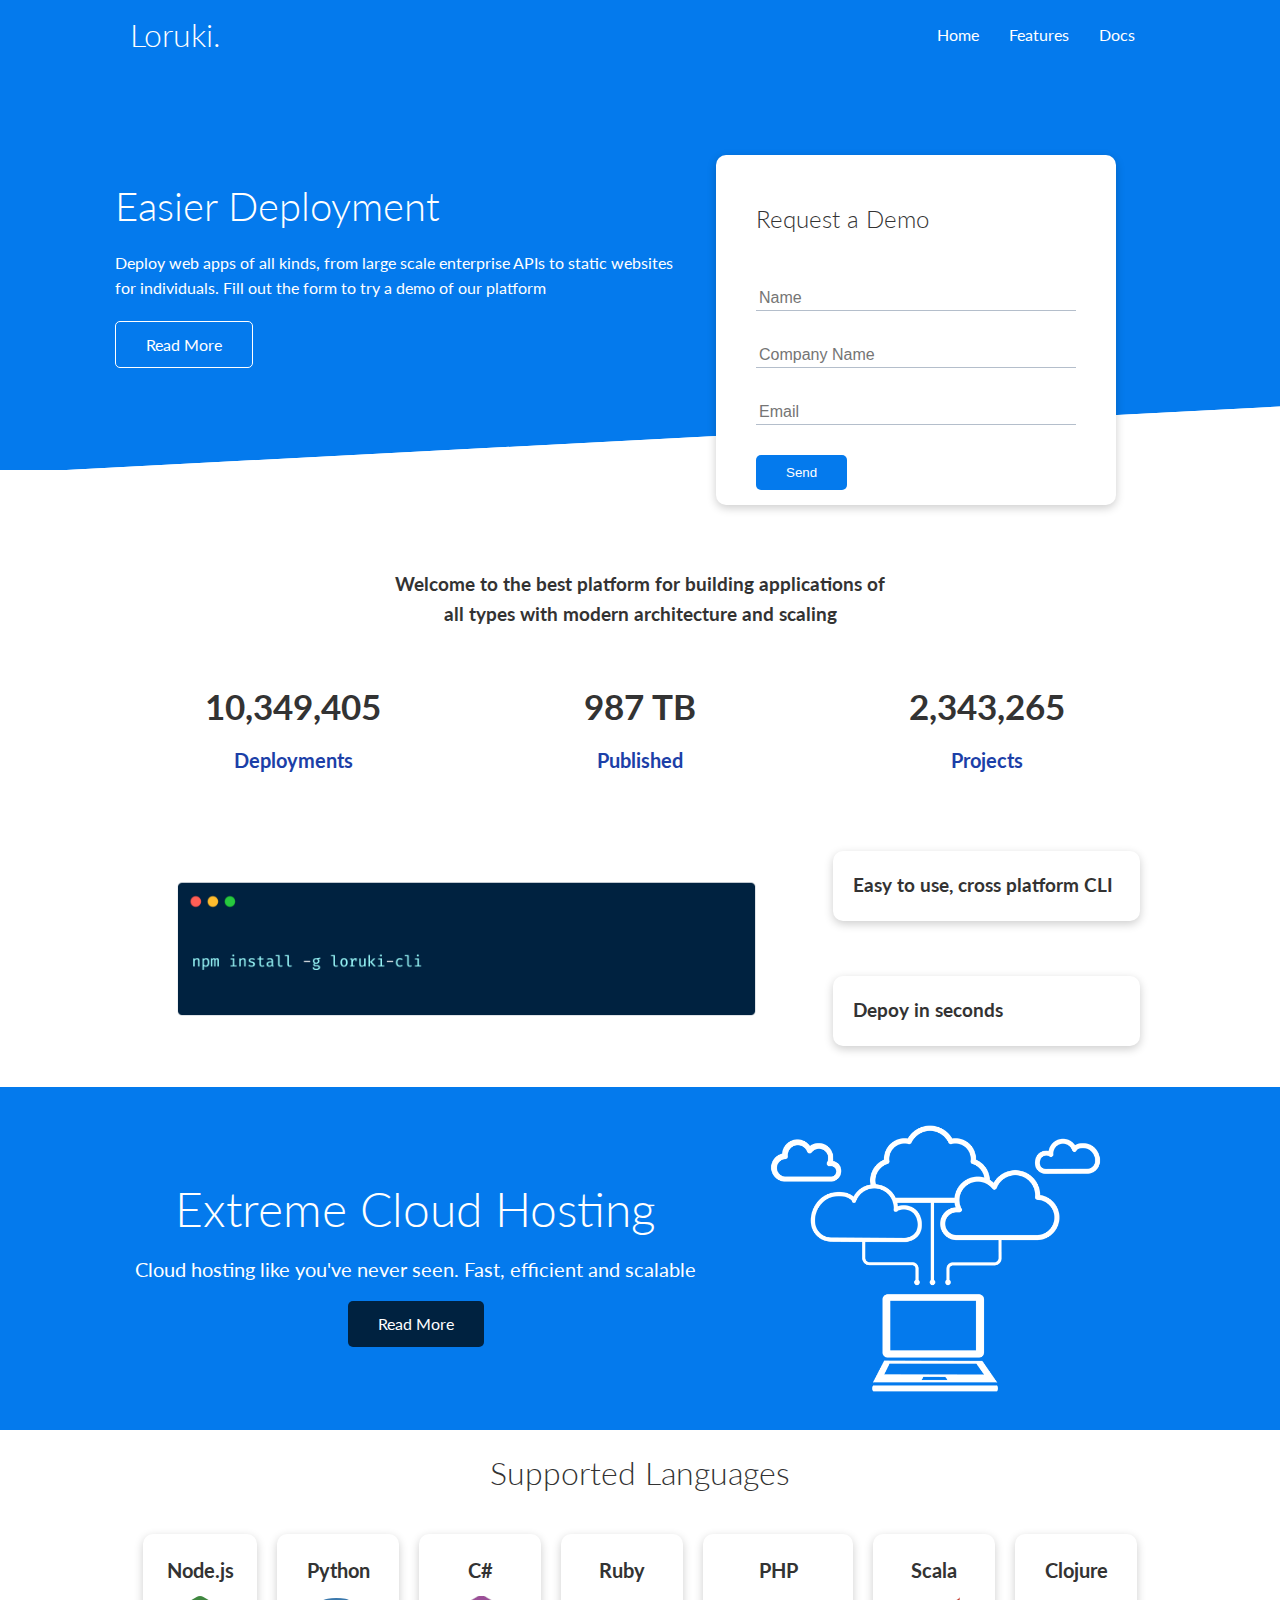
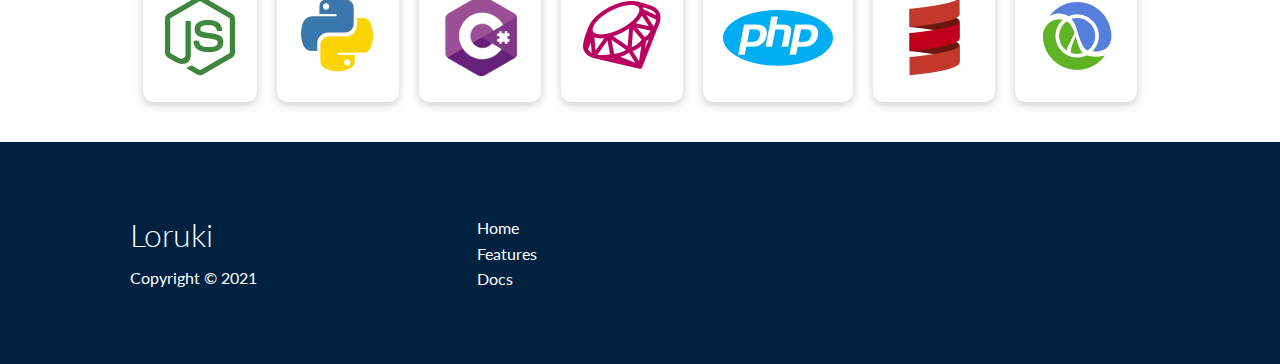
<file: index.html>
<!DOCTYPE html>
<html lang="en">
<head>
    <meta charset="UTF-8">
    <meta http-equiv="X-UA-Compatible" content="IE=edge">
    <meta name="viewport" content="width=device-width, initial-scale=1.0">
    <link rel="stylesheet" href="https://cdnjs.cloudflare.com/ajax/libs/font-awesome/5.15.2/css/all.min.css" integrity="sha512-HK5fgLBL+xu6dm/Ii3z4xhlSUyZgTT9tuc/hSrtw6uzJOvgRr2a9jyxxT1ely+B+xFAmJKVSTbpM/CuL7qxO8w==" crossorigin="anonymous" />
    <link rel="stylesheet" href="css/utilities.css">
    <link rel="stylesheet" href="css/style.css">
    <title>Loruki | Cloud Hosting For Everyone</title>
</head>
<body> 
    <!-- Navbar -->
    <div class="navbar">
        <div class="container flex">
            <h1 class="logo">Loruki.</h1>
            <nav>
                <ul>
                    <li><a href="index.html">Home</a></li>
                    <li><a href="features.html">Features</a></li>
                    <li><a href="docs.html">Docs</a></li>
                </ul>
            </nav>
        </div>
    </div>
    <!-- Showcase -->
    <section class="showcase">
        <div class="container grid">
            <div class="showcase-text">
                <h1>Easier Deployment</h1>
                <p>
                    Deploy web apps of all kinds, from large scale enterprise APIs to static websites for individuals. Fill out the form to try a demo of our platform
                </p>
                <a href="features.html" class="btn btn-outline">Read More</a>
            </div>


            <div class="showcase-form card">
                <h2>Request a Demo</h2>
                <form name="contact" method="POST" netlify-honeypot="bot-field" data-netlify="true">
                    <input type="hidden" name="form-name" value="contact">
                    <p class="hidden">
                        <label>Don’t fill this out if you’re human: <input name="bot-field" /></label>
                      </p>
                    <div class="form-control">
                        <input type="text" name="name" placeholder="Name" required>
                    </div>
                    <div class="form-control">
                        <input type="text" name="company" placeholder="Company Name" required>
                    </div>
                    <div class="form-control">
                        <input type="email" name="email" placeholder="Email" required>
                    </div>
                    <input type="submit" value="Send" class="btn btn-primary">
                </form>
            </div>
        </div>
    </section>

    <!-- Stats -->
    <section class="stats">
        <div class="container">
            <h3 class="stats-heading text-center my-1">
                Welcome to the best platform for building applications of all
                types with modern architecture and scaling
            </h3>

            <div class="grid grid-3 text-center my-4">
                <div>
                    <i class="fas fa-server fa-3x"></i>
                    <h3>10,349,405</h3>
                    <p class="text-secondary">Deployments</p>
                </div>
                <div>
                    <i class="fas fa-upload fa-3x"></i>
                    <h3>987 TB</h3>
                    <p class="text-secondary">Published</p>
                </div>
                <div>
                    <i class="fas fa-project-diagram fa-3x"></i>
                    <h3>2,343,265</h3>
                    <p class="text-secondary">Projects</p>
                </div>
            </div>
        </div>
    </section>
   
    <!-- Cli -->
    <section class="cli">
        <div class="container grid">
             <img src="images/cli.png" alt="">
             <div class="card">
                 <h3>Easy to use, cross platform CLI</h3>
             </div>
             <div class="card">
                 <h3>Depoy in seconds</h3>
             </div>
        </div>
    </section>

    <!-- Cloud -->
    <section class="cloud bg-primary my-2 py-2">
        <div class="container grid">
            <div class="text-center">
                <h2 class="lg">Extreme Cloud Hosting</h2>
                <p class="lead my-1">
                    Cloud hosting like you've never seen. Fast, efficient and scalable
                </p>
                <a href="features.html" class="btn btn-dark">Read More</a>
            </div>
            <img src="images/cloud.png" alt="">
        </div>
    </section>

    <!-- Languages -->
    <section class="languages">
        <h2 class="md text-center my-2">
            Supported Languages 
        </h2>
        <div class="container flex">
            <div class="card">
                <h4>Node.js</h4>
                <img src="images/logos/node.png" alt="">
            </div>
            <div class="card">
                <h4>Python</h4>
                <img src="images/logos/python.png" alt="">
            </div>
            <div class="card">
                <h4>C#</h4>
                <img src="images/logos/csharp.png" alt="">
            </div>
            <div class="card">
                <h4>Ruby</h4>
                <img src="images/logos/ruby.png" alt="">
            </div>
            <div class="card">
                <h4>PHP</h4>
                <img src="images/logos/php.png" alt="">
            </div>
            <div class="card">
                <h4>Scala</h4>
                <img src="images/logos/scala.png" alt="">
            </div>
            <div class="card">
                <h4>Clojure</h4>
                <img src="images/logos/clojure.png" alt="">
            </div>
        </div>
    </section>

    <!-- Footer -->
    <footer class="footer bg-dark py-5">
        <div class="container grid grid-3">
            <div>
                <h1>Loruki</h1>
                <p>Copyright &copy; 2021</p>
            </div>
            <nav>
                <ul>
                    <li><a href="index.html">Home</a></li>
                    <li><a href="features.html">Features</a></li>
                    <li><a href="docs.html">Docs</a></li>
                </ul>
            </nav>
            <div class="social">
                <a href="#"><i class="fab fa-github fa-2x"></i></a>
                <a href="#"><i class="fab fa-facebook fa-2x"></i></a>
                <a href="#"><i class="fab fa-instagram fa-2x"></i></a>
                <a href="#"><i class="fab fa-twitter fa-2x"></i></a>
            </div>
        </div>
    </footer>
</body>
</html>
</file>
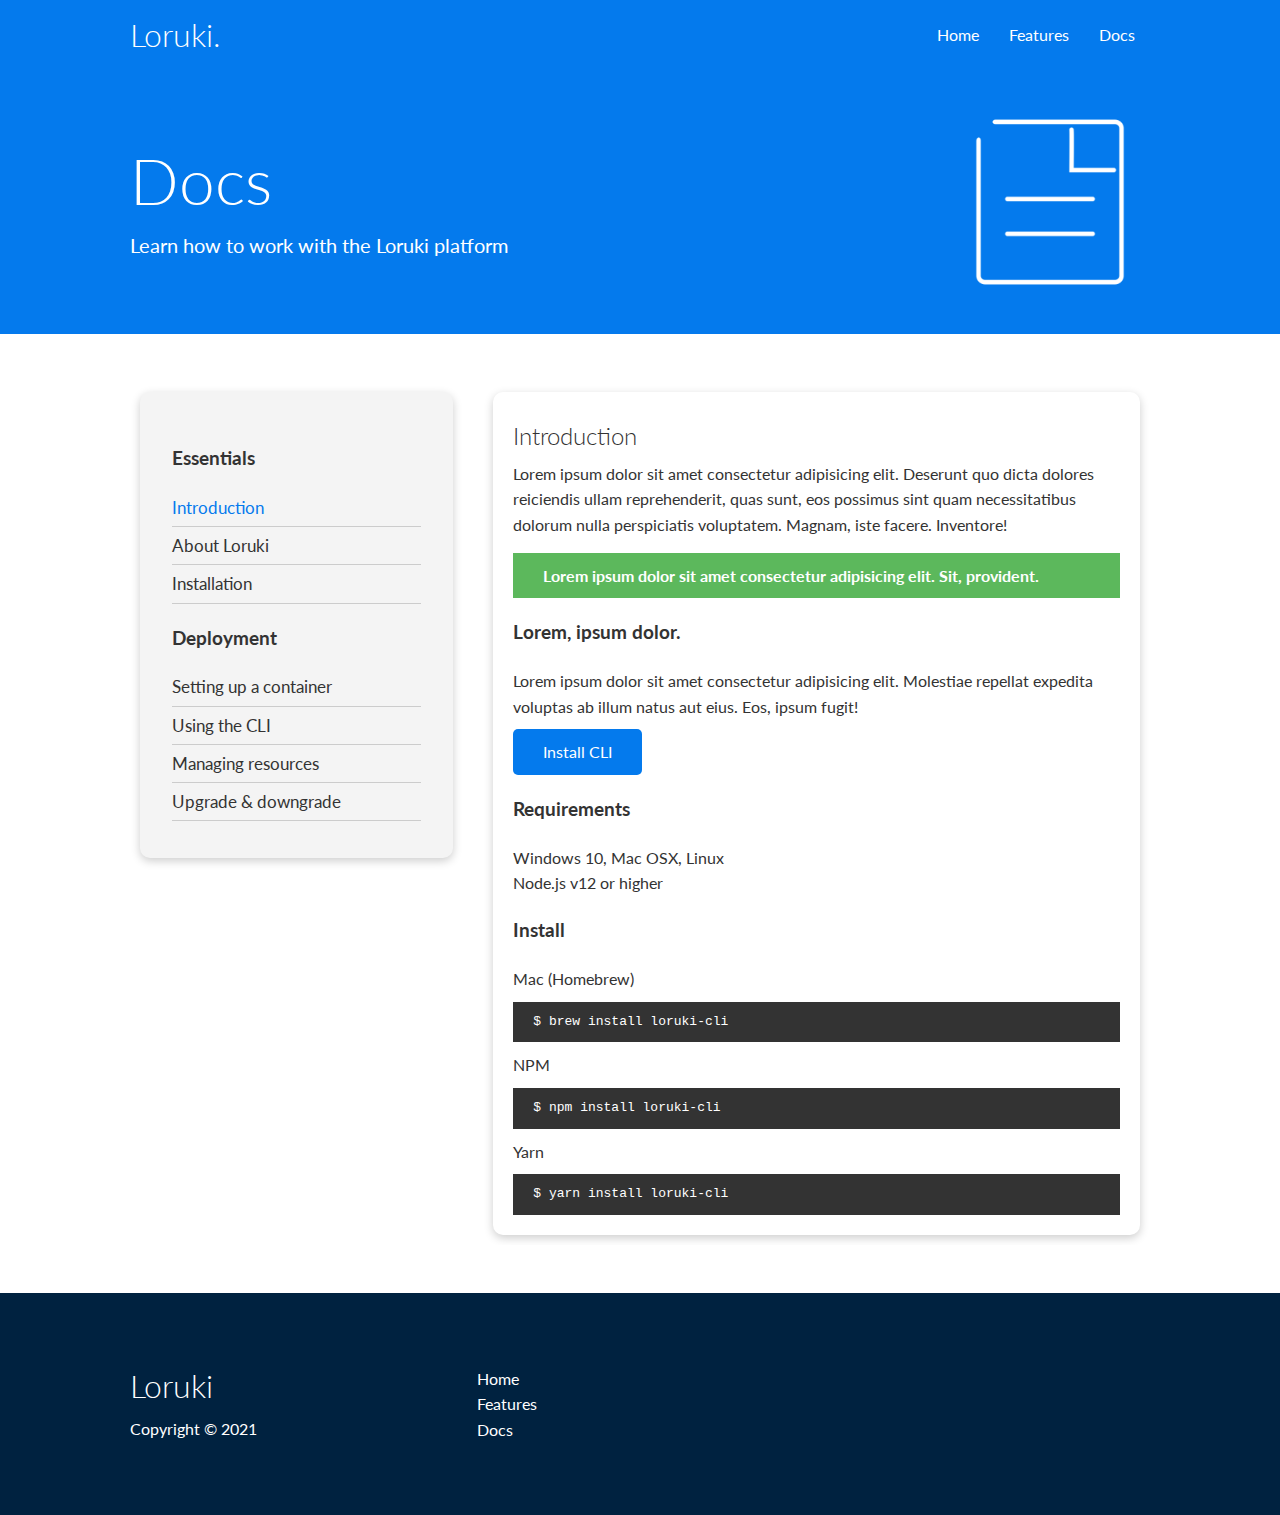
<file: docs.html>
<!DOCTYPE html>
<html lang="en">
<head>
    <meta charset="UTF-8">
    <meta http-equiv="X-UA-Compatible" content="IE=edge">
    <meta name="viewport" content="width=device-width, initial-scale=1.0">
    <link rel="stylesheet" href="https://cdnjs.cloudflare.com/ajax/libs/font-awesome/5.15.2/css/all.min.css" integrity="sha512-HK5fgLBL+xu6dm/Ii3z4xhlSUyZgTT9tuc/hSrtw6uzJOvgRr2a9jyxxT1ely+B+xFAmJKVSTbpM/CuL7qxO8w==" crossorigin="anonymous" />
    <link rel="stylesheet" href="css/utilities.css">
    <link rel="stylesheet" href="css/style.css">
    <title>Loruki | Cloud Hosting For Everyone</title>
</head>
<body> 
    <!-- Navbar -->
    <div class="navbar">
        <div class="container flex">
            <h1 class="logo">Loruki.</h1>
            <nav>
                <ul>
                    <li><a href="index.html">Home</a></li>
                    <li><a href="features.html">Features</a></li>
                    <li><a href="docs.html">Docs</a></li>
                </ul>
            </nav>
        </div>
    </div>
   
    <!-- Head -->
    <section class="docs-head bg-primary py-3">
        <div class="container grid">
            <div>
                <h1 class="xl">Docs</h1>
                <p class="lead">
                   Learn how to work with the Loruki platform
                </p>
            </div>
            <img src="images/docs.png" alt="">
        </div>
    </section>

    <!-- Docs Main -->
    <section class="docs-main my-4">
        <div class="container grid">
            <div class="card bg-light p-3">
                <h3 class="my-2">Essentials</h3>
                <nav>
                    <ul>
                    <li><a class="text-primary" href="#">Introduction</a></li>
                    <li><a href="#">About Loruki</a></li>
                    <li><a href="#">Installation</a></li>
                </ul>
                </nav>

                <h3 class="my-2">Deployment</h3>
                <nav>
                    <ul>
                    <li><a href="#">Setting up a container</a></li>
                    <li><a href="#">Using the CLI</a></li>
                    <li><a href="#">Managing resources</a></li>
                    <li><a href="#">Upgrade & downgrade</a></li> 
                </ul>
                </nav>
            </div>

            <div class="card">
                <h2>Introduction</h2>
                <p>
                    Lorem ipsum dolor sit amet consectetur adipisicing elit. Deserunt quo dicta dolores reiciendis ullam reprehenderit, quas sunt, eos possimus sint quam necessitatibus dolorum nulla perspiciatis voluptatem. Magnam, iste facere. Inventore!
                </p>
                <div class="alert alert-success">
                    <i class="fas fa-info"></i> Lorem ipsum dolor sit amet consectetur adipisicing elit. Sit, provident.
                </div>
                <h3>Lorem, ipsum dolor.</h3>
                <p>Lorem ipsum dolor sit amet consectetur adipisicing elit. Molestiae repellat expedita voluptas ab illum natus aut eius. Eos, ipsum fugit!</p>
                <a href="#" class="btn btn-primary">Install CLI</a>
                <h3>Requirements</h3>
                <ul>
                    <li>Windows 10, Mac OSX, Linux</li>
                    <li>Node.js v12 or higher</li>
                </ul>
                <h3>Install</h3>
                <p>Mac (Homebrew)</p>
                <pre><code>$ brew install loruki-cli</code></pre>
                <p>NPM</p>
                <pre><code>$ npm install loruki-cli</code></pre>
                <p>Yarn</p>
                <pre><code>$ yarn install loruki-cli</code></pre>
            </div>
        </div>
    </section>

   
    <!-- Footer -->
    <footer class="footer bg-dark py-5">
        <div class="container grid grid-3">
            <div>
                <h1>Loruki</h1>
                <p>Copyright &copy; 2021</p>
            </div>
            <nav>
                <ul>
                    <li><a href="index.html">Home</a></li>
                    <li><a href="features.html">Features</a></li>
                    <li><a href="docs.html">Docs</a></li>
                </ul>
            </nav>
            <div class="social">
                <a href="#"><i class="fab fa-github fa-2x"></i></a>
                <a href="#"><i class="fab fa-facebook fa-2x"></i></a>
                <a href="#"><i class="fab fa-instagram fa-2x"></i></a>
                <a href="#"><i class="fab fa-twitter fa-2x"></i></a>
            </div>
        </div>
    </footer>
</body>
</html>
</file>
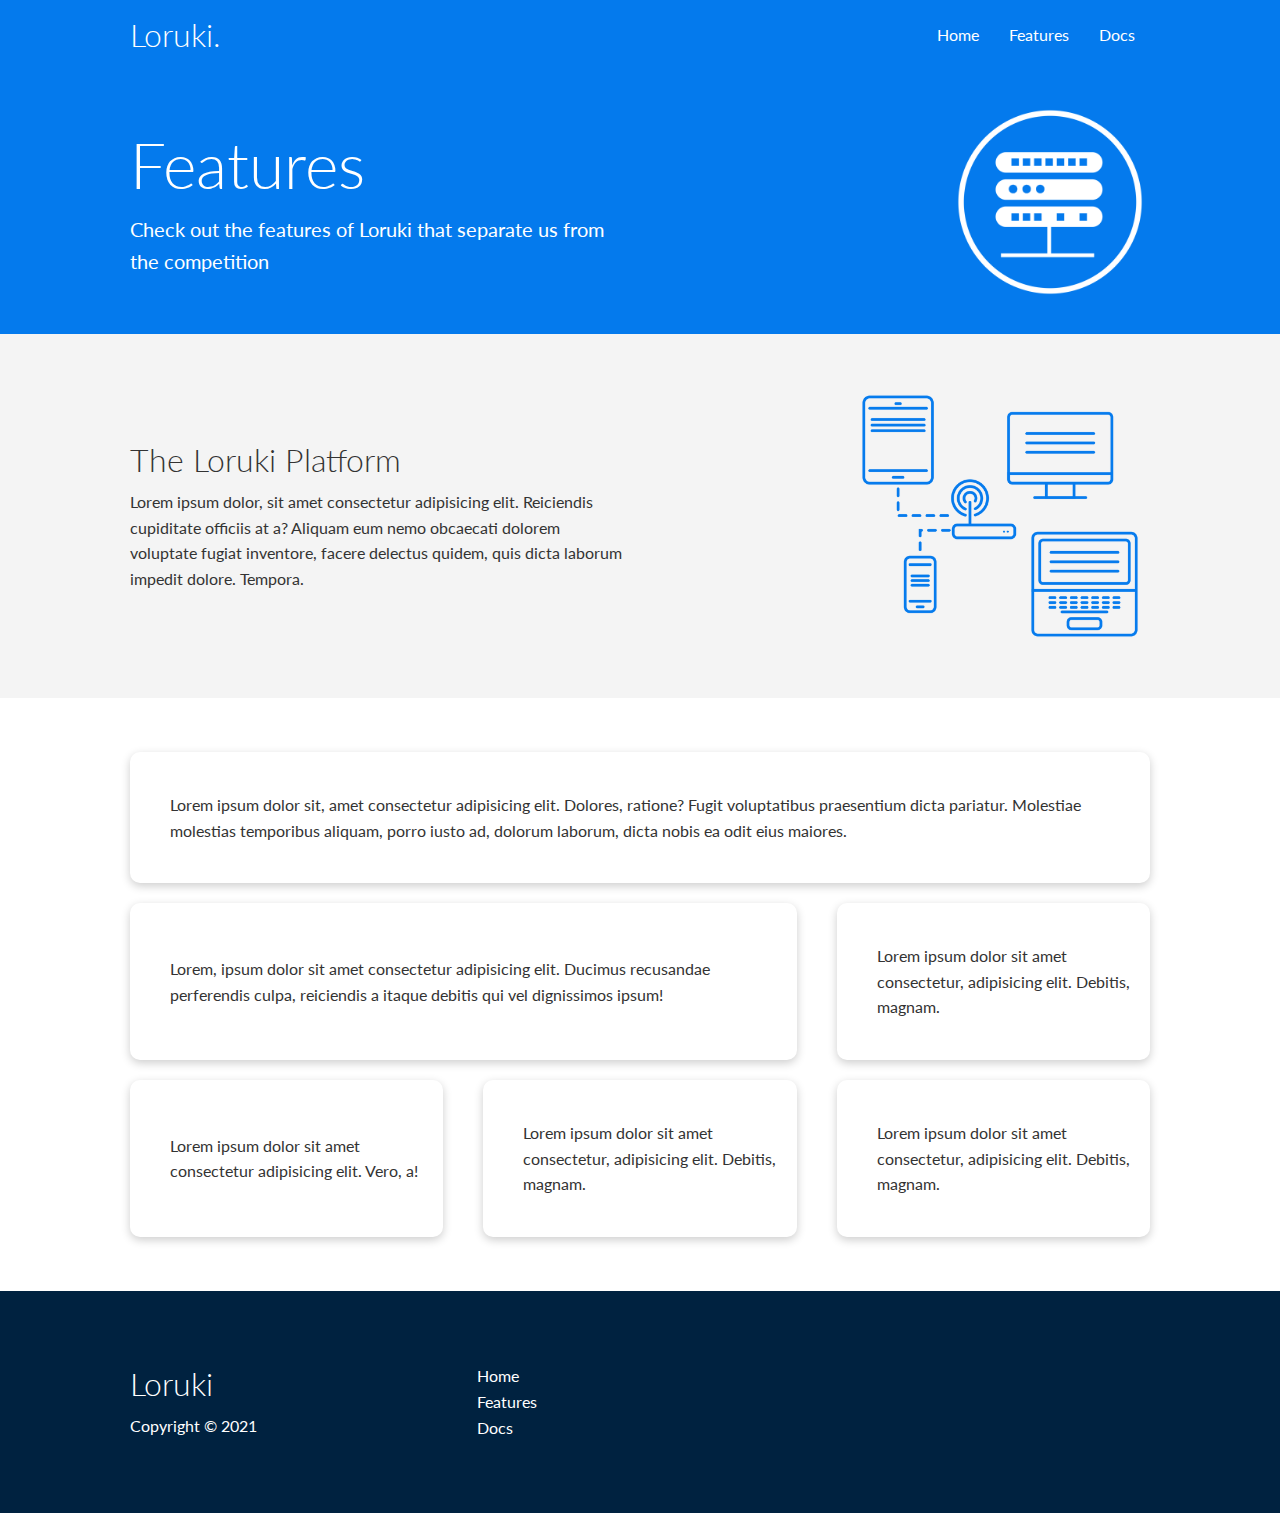
<file: features.html>
<!DOCTYPE html>
<html lang="en">
<head>
    <meta charset="UTF-8">
    <meta http-equiv="X-UA-Compatible" content="IE=edge">
    <meta name="viewport" content="width=device-width, initial-scale=1.0">
    <link rel="stylesheet" href="https://cdnjs.cloudflare.com/ajax/libs/font-awesome/5.15.2/css/all.min.css" integrity="sha512-HK5fgLBL+xu6dm/Ii3z4xhlSUyZgTT9tuc/hSrtw6uzJOvgRr2a9jyxxT1ely+B+xFAmJKVSTbpM/CuL7qxO8w==" crossorigin="anonymous" />
    <link rel="stylesheet" href="css/utilities.css">
    <link rel="stylesheet" href="css/style.css">
    <title>Loruki | Cloud Hosting For Everyone</title>
</head>
<body> 
    <!-- Navbar -->
    <div class="navbar">
        <div class="container flex">
            <h1 class="logo">Loruki.</h1>
            <nav>
                <ul>
                    <li><a href="index.html">Home</a></li>
                    <li><a href="features.html">Features</a></li>
                    <li><a href="docs.html">Docs</a></li>
                </ul>
            </nav>
        </div>
    </div>
   
    <!-- Head -->
    <section class="features-head bg-primary py-3">
        <div class="container grid">
            <div>
                <h1 class="xl">Features</h1>
                <p class="lead">
                    Check out the features of Loruki that separate us from the competition
                </p>
            </div>
            <img src="images/server.png" alt="">
        </div>
    </section>

    <!-- Sub head -->
    <section class="features-sub-head bg-light py-3">
        <div class="container grid"> 
            <div>
                <h1 class="md">The Loruki Platform</h1>
                <p>
                    Lorem ipsum dolor, sit amet consectetur adipisicing elit. Reiciendis cupiditate officiis at a? Aliquam eum nemo obcaecati dolorem voluptate fugiat inventore, facere delectus quidem, quis dicta laborum impedit dolore. Tempora.
                </p>
            </div>
            <img src="images/server2.png" alt="">
        </div>
    </section>

    <section class="features-main my-2">
        <div class="container grid grid-3">
            <div class="card flex">
                <i class="fas fa-server fa-3x"></i>
                <p>Lorem ipsum dolor sit, amet consectetur adipisicing elit. Dolores, ratione? Fugit voluptatibus praesentium dicta pariatur. Molestiae molestias temporibus aliquam, porro iusto ad, dolorum laborum, dicta nobis ea odit eius maiores.</p>
            </div>
            <div class="card flex">
                <i class="fas fa-network-wired fa-3x"></i>
                <p>
                    Lorem, ipsum dolor sit amet consectetur adipisicing elit. Ducimus
                    recusandae perferendis culpa, reiciendis a itaque debitis qui vel
                    dignissimos ipsum!
                </p>
            </div>
            <div class="card flex">
                <i class="fas fa-laptop-code fa-3x"></i>
                <p>
                    Lorem ipsum dolor sit amet consectetur, adipisicing elit. Debitis,
                    magnam.
                </p>
            </div>
            <div class="card flex">
                <i class="fas fa-database fa-3x"></i>
                <p>
                    Lorem ipsum dolor sit amet consectetur adipisicing elit. Vero, a!
                </p>
            </div>
            <div class="card flex">
                <i class="fas fa-power-off fa-3x"></i>
                <p>
                    Lorem ipsum dolor sit amet consectetur, adipisicing elit. Debitis,
                    magnam.
                </p>
            </div>
            <div class="card flex">
                <i class="fas fa-upload fa-3x"></i>
                <p>
                    Lorem ipsum dolor sit amet consectetur, adipisicing elit. Debitis,
                    magnam.
                </p>
            </div>
        </div>
    </section>

    <!-- Footer -->
    <footer class="footer bg-dark py-5">
        <div class="container grid grid-3">
            <div>
                <h1>Loruki</h1>
                <p>Copyright &copy; 2021</p>
            </div>
            <nav>
                <ul>
                    <li><a href="index.html">Home</a></li>
                    <li><a href="features.html">Features</a></li>
                    <li><a href="docs.html">Docs</a></li>
                </ul>
            </nav>
            <div class="social">
                <a href="#"><i class="fab fa-github fa-2x"></i></a>
                <a href="#"><i class="fab fa-facebook fa-2x"></i></a>
                <a href="#"><i class="fab fa-instagram fa-2x"></i></a>
                <a href="#"><i class="fab fa-twitter fa-2x"></i></a>
            </div>
        </div>
    </footer>
</body>
</html>
</file>
<file: css/utilities.css>
.container {
    max-width: 1100px;
    margin: 0 auto;
    overflow: auto;
    padding: 0 40px;
}

.card {
    background-color: #fff;
    color: #333;
    border-radius: 10px;
    box-shadow: 0 3px 10px rgba(0,0,0, 0.2);
    padding: 20px;
    margin: 10px;
}

.btn {
    display: inline-block;
    padding: 10px 30px;
    cursor: pointer;
    background: var(--primary-color);
    color: #fff;
    border: none;
    border-radius: 5px;
}

.btn-outline {
    background-color: transparent;
    border: 1px solid #fff;
}

.btn:hover {
    transform: scale(.98);
}

/* Backgrounds and colored buttons */
.bg-primary,
.btn-primary {
    background-color: var(--primary-color);
    color: #fff;
}

.bg-secondary,
.btn-secondary {
    background-color: var(--secondary-color);
    color: #fff;
}

.bg-dark,
.btn-dark {
    background-color: var(--dark-color);
    color: #fff;
}

.bg-light,
.btn-light {
    background-color: var(--light-color);
    color: #333;
}

.bg-primary a,
.btn-primary a,
.bg-secondary a,
.btn-secondary a,
.bg-dark a,
.btn-dark a {
    color: #fff;
}

/* Text colors */
.text-primary {
    color: var(--primary-color); 
}

.text-secondary {
    color: var(--secondary-color);
}

.text-dark {
    color: var(--dark-color);
}

.text-light {
    color: var(--light-color);
}


/* Text Sizes */
.lead {
    font-size: 20px;
}

.sm {
    font-size: 1rem;
}

.md {
    font-size: 2rem;
}

.lg {
    font-size: 3rem;
}

.xl {
    font-size: 4rem;
}

.text-center {
    text-align: center;
}

/* Alert */
.alert {
    background-color: var(--light-color);
    padding: 10px 20px;
    font-weight: bold;
    margin: 15px 0;
}

.alert i {
    margin-right: 10px;
}

.alert-success {
    background-color: var(--success-color);
    color: #fff;
}

.alert-error {
    background-color: var(--error-color);
    color: #fff;
}

.flex {
     display: flex;
     justify-content: center;
     align-items: center;
     height: 100%;
}

.grid {
    display: grid;
    grid-template-columns: repeat(2, 1fr);
    grid-gap: 20px;
    justify-content: center;
    align-items: center;
    height: 100%;
}

.grid-3 {
    grid-template-columns: repeat(3, 1fr);
}

/* Margin */
.my-1 {
    margin: 1rem 0;
}

.my-2 {
    margin: 1.5rem 0;
}

.my-3 {
    margin: 2rem 0;
}

.my-4 {
    margin: 3rem 0;
}

.my-5 {
    margin: 4rem 0;
}

/* Margin */
.m-1 {
    margin: 1rem;
}

.m-2 {
    margin: 1.5rem;
}

.m-3 {
    margin: 2rem;
}

.m-4 {
    margin: 3rem;
}

.m-5 {
    margin: 4rem;
}

/* Padding */
.py-1 {
    padding: 1rem 0;
}

.py-2 {
    padding: 1.5rem 0;
}

.py-3 {
    padding: 2rem 0;
}

.py-4 {
    padding: 3rem 0;
}

.py-5 {
    padding: 4rem 0;
}

/* Padding */
.p-1 {
    padding: 1rem;
}

.p-2 {
    padding: 1.5rem;
}

.p-3 {
    padding: 2rem;
}

.p-4 {
    padding: 3rem;
}

.p-5 {
    padding: 4rem;
}
</file>
<file: css/style.css>
@import url('https://fonts.googleapis.com/css2?family=Lato:wght@300&display=swap');

:root {
    --primary-color: #047aed;
    --secondary-color: #1c3fa8;
    --dark-color: #002240;
    --light-color: #f4f4f4;
    --success-color: #5cb85c;
    --error-color: #d9534f;
}

* {
    box-sizing: border-box;
    padding: 0;
    margin: 0;
}

body {
    font-family: 'Lato', sans-serif;
    color: #333;
    line-height: 1.6;
}

ul {
    list-style-type: none;
}

a {
    text-decoration: none;
    color: #333;
}

h1, h2 {
    font-weight: 300;
    line-height: 1.2;
    margin: 10px 0;
}

p {
    margin: 10px 0;
}

img {
    width: 100%;
}

code, pre {
    background: #333;
    color: #fff;
    padding: 10px;
}

.hidden {
    visibility: hidden;
    height: 0;
}


/* Navbar */
.navbar {
    background-color: var(--primary-color);
    color: #fff;
    height: 70px;
}

.navbar ul {
    display: flex;
}

.navbar a {
    color: #fff;
    padding: 10px;
    margin: 0 5px;
}

.navbar a:hover {
    border-bottom: 2px #fff solid;
}

.navbar .flex {
    justify-content: space-between;
}

/* Showcase */
.showcase {
    height: 400px;
    background-color: var(--primary-color);
    color: #fff;
    position: relative;
}

.showcase h1 {
    font-size: 40px;
}

.showcase p {
    margin: 20px 0;
}

.showcase .grid {
    overflow: visible;
    grid-template-columns: 55% 45%;
    gap: 30px;
}

.showcase-text {
    animation: slideInFromLeft 1s ease-in;
}

.showcase-form {
    position: relative;
    top: 60px;
    height: 350px;
    width: 400px;
    padding: 40px;
    z-index: 100;
    animation: slideInFromRight 1s ease-in;
}

.showcase-form .form-control {
    margin: 30px 0;
}

.showcase-form input[type='text'],
.showcase-form input[type='email'] {
    border: 0;
    border-bottom: 1px solid #b4becb;
    width: 100%;
    padding: 3px;
    font-size: 16px;
}

.showcase-form input:focus {
    outline: none;
}

.showcase::before, .showcase::after {
    content: "";
    position: absolute;
    height: 100px;
    bottom: -70px;
    right: 0;
    left: 0;
    background: #fff;
    transform: skewY(-3deg);
    -webkit-transform: skewY(-3deg);
    -moz-transform: skewY(-3deg);
    -ms-transform: skewY(-3deg);
}

/* Stats */
.stats {
    padding-top: 100px;
    animation: slideInFromBottom 1s ease-in;
}

.stats-heading {
    max-width: 500px;
    margin: auto;
}

.stats .grid h3 {
    font-size: 35px;
}

.stats .grid p {
    font-size: 20px;
    font-weight: bold;
}

/* CLI */

.cli .grid {
    display: grid;
    grid-template-columns: repeat(3, 1fr);
    grid-template-rows: repeat(2, 1fr);
}

.cli .grid > *:first-child {
    grid-column: 1 / span 2;
    grid-row: 1 /  span 2;
}


/* Cloud */
.cloud .grid {
    grid-template-columns: 4fr 3fr;
}

/* Languages */
.languages .flex {
    flex-wrap: wrap;
}
.languages .card{
    text-align: center;
    margin: 18px 10px 40px;
    transition: transform 0.2s ease-in;
}

.languages .card h4 {
    font-size: 20px;
    margin-bottom: 10px;
}

.languages .card:hover {
    transform: translateY(-15px);
}


/* Features */
.features-head img,
.docs-head img {
    width: 200px;
    justify-self: flex-end;
}

.features-sub-head img {
    width: 300px;
    justify-self: flex-end;
}

.features-main .card > i {
    margin-right: 20px;
}

.features-main .grid {
    padding: 30px;
}

.features-main .grid-3 > *:first-child {
   grid-column: 1 / span 3; 
}

.features-main .grid-3 > *:nth-child(2) {
    grid-column: 1 / span 2;
}

/* Docs */
.docs-main h3 {
    margin: 20px 0;
} 

.docs-main .grid {
    grid-template-columns: 1fr 2fr;
    align-items: flex-start;
}

.docs-main nav li {
    font-size: 17px;
    padding-bottom: 5px;
    margin-bottom: 5px;
    border-bottom: 1px solid #ccc;
}

.docs-main a:hover {
    font-weight: bold;
}


/* Footer */

.footer .social a {
    margin: 0 10px;
}

/* Animation */
@keyframes slideInFromLeft {
    0% {
        transform: translateX(-100%);
    }

    100% {
        transform: translateX(0);
    }
}

@keyframes slideInFromRight {
    0% {
        transform: translateX(100%);
    }

    100% {
        transform: translateX(0);
    }
}

@keyframes slideInFromTop {
    0% {
        transform: translateY(-100%);
    }

    100% {
        transform: translateX(0);
    }
}

@keyframes slideInFromBottom {
    0% {
        transform: translateY(100%);
    }

    100% {
        transform: translateX(0);
    }
}


/* Tablets and Under */
@media(max-width: 768px) {
    .grid,
    .showcase .grid,
    .stats .grid,
    .cli .grid,
    .cloud .grid,
    .features-main .grid,
    .docs-main .grid {
        grid-template-columns: 1fr;
        grid-template-rows: 1fr;
    }
    
    .showcase {
        height: auto;
    }

    .showcase-text {
        text-align: center;
        margin-top: 40px;
        animation: slideInFromTop 1s ease-in;
    }

    .showcase-form {
        justify-self: center;
        margin: auto;
        animation: slideInFromBottom 1s ease-in;
    }

    .cli .grid > *:first-child {
        grid-column: 1;
        grid-row: 1;
    }

    .features-head, 
    .features-sub-head,
    .docs-head {
        text-align: center;
    }

    .features-head img, 
    .features-sub-head img,
    .docs-head img {
        justify-self: center;
    }

    .features-main .grid > *:first-child,
    .features-main .grid > *:nth-child(2) {
        grid-column: 1;
    }
}


/* Mobile */

@media(max-width: 500px) {
    .navbar {
        height: 110px;
    }

    .navbar .flex {
        flex-direction: column;
    }

    .navbar ul {
        padding: 10px;
        background-color: rgba(0, 0, 0, 0.1);
        border-radius: 8px;
    }
}
</file>
